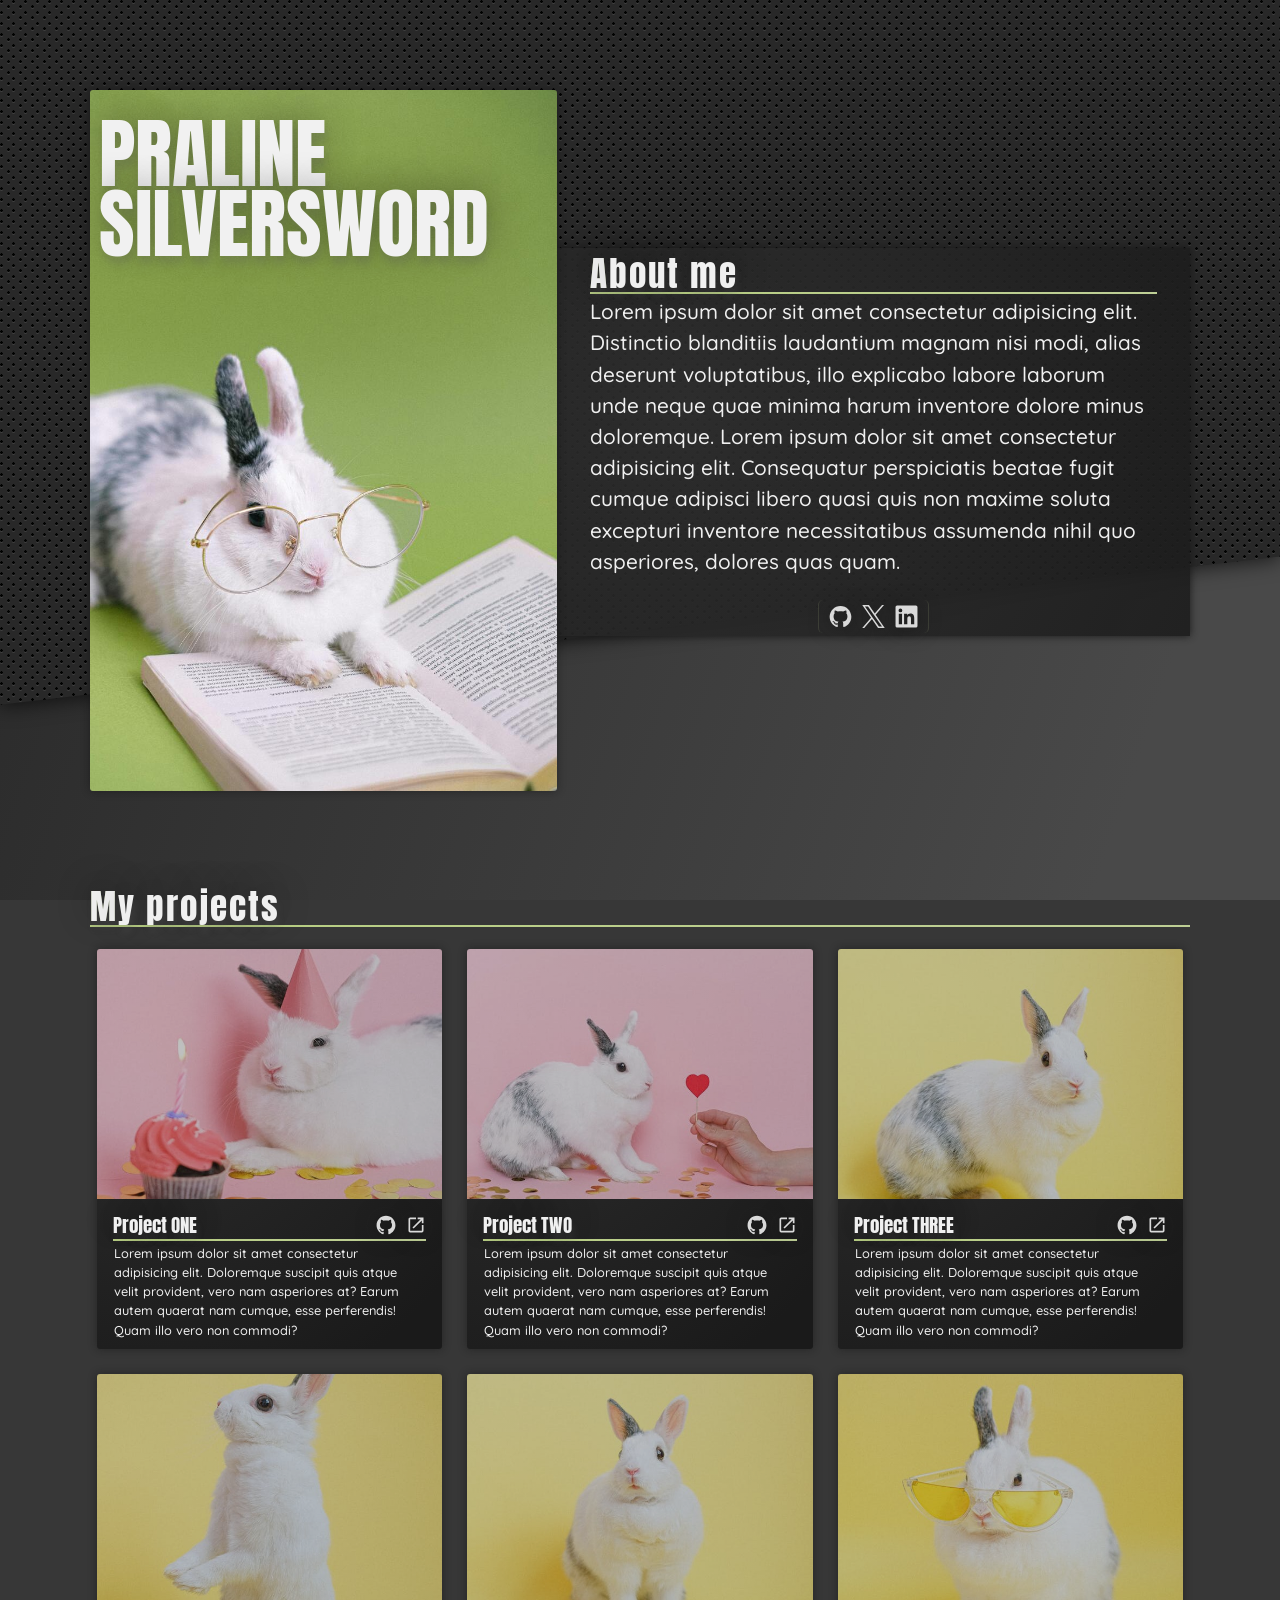
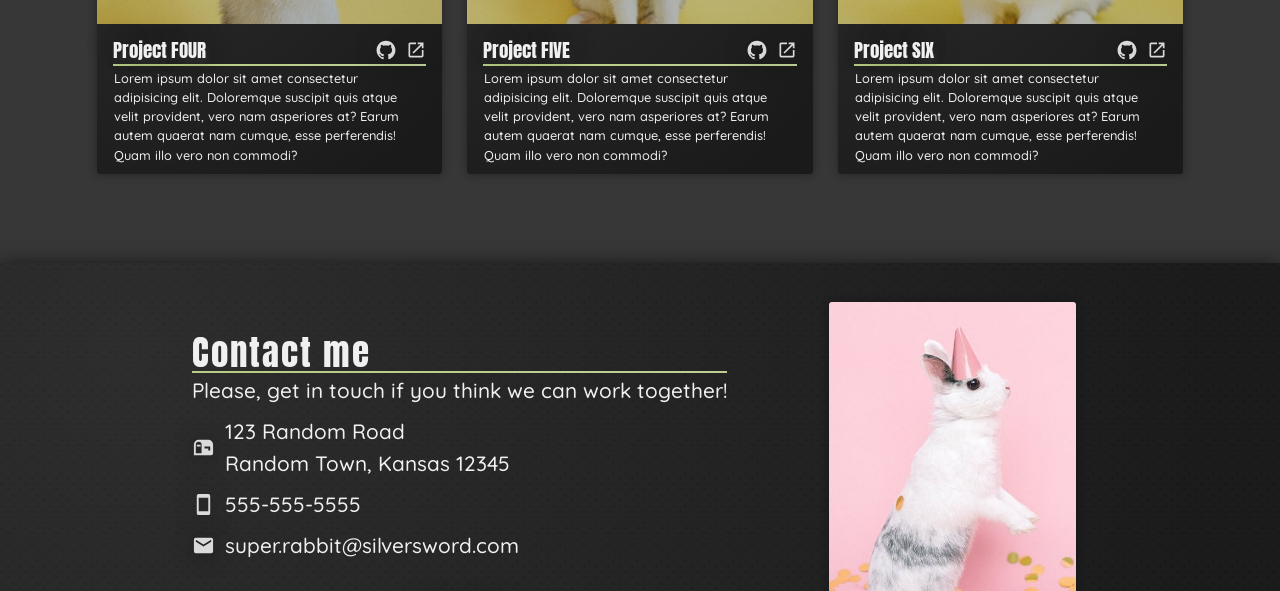
<file: index.html>
<!doctype html>
<html lang="en">
  <head>
    <meta charset="UTF-8" />
    <meta name="viewport" content="width=device-width, initial-scale=1.0" />
    <title>Homepage!</title>
    <style>
      @import url("https://fonts.googleapis.com/css2?family=Anton&family=Quicksand:wght@300..700&display=swap");
    </style>
  <script defer src="main.js"></script></head>
  <body>
    <header>
      <div class="polygon-wrapper">
        <div class="polygon bg-pattern"></div>
      </div>
      <div class="head-container">
        <section class="quicksand-regular">
          <picture>
            <source
              srcset="bbc94607283d41c13890.jpeg"
              media="(min-width: 600px)"
            />
            <img
              class="box-shadow"
              alt="Praline, rabbit reading with glasses"
              src="ea7c67fdb77537589ec2.jpeg"
            />
          </picture>
          <h1 class="name anton-regular text-shadow">Praline Silversword</h1>
          <div class="about-me-container section-bg">
            <h2 class="anton-regular text-shadow">About me</h2>
            <hr />
            <p>
              Lorem ipsum dolor sit amet consectetur adipisicing elit.
              Distinctio blanditiis laudantium magnam nisi modi, alias deserunt
              voluptatibus, illo explicabo labore laborum unde neque quae minima
              harum inventore dolore minus doloremque. Lorem ipsum dolor sit
              amet consectetur adipisicing elit. Consequatur perspiciatis beatae
              fugit cumque adipisci libero quasi quis non maxime soluta
              excepturi inventore necessitatibus assumenda nihil quo asperiores,
              dolores quas quam.
            </p>
            <div class="about-links">
              <div>
                <svg viewBox="0 0 128 128" title="GitHub">
                  <g>
                    <path
                      fill-rule="evenodd"
                      clip-rule="evenodd"
                      d="M64 5.103c-33.347 0-60.388 27.035-60.388 60.388 0 26.682 17.303 49.317 41.297 57.303 3.017.56 4.125-1.31 4.125-2.905 0-1.44-.056-6.197-.082-11.243-16.8 3.653-20.345-7.125-20.345-7.125-2.747-6.98-6.705-8.836-6.705-8.836-5.48-3.748.413-3.67.413-3.67 6.063.425 9.257 6.223 9.257 6.223 5.386 9.23 14.127 6.562 17.573 5.02.542-3.903 2.107-6.568 3.834-8.076-13.413-1.525-27.514-6.704-27.514-29.843 0-6.593 2.36-11.98 6.223-16.21-.628-1.52-2.695-7.662.584-15.98 0 0 5.07-1.623 16.61 6.19C53.7 35 58.867 34.327 64 34.304c5.13.023 10.3.694 15.127 2.033 11.526-7.813 16.59-6.19 16.59-6.19 3.287 8.317 1.22 14.46.593 15.98 3.872 4.23 6.215 9.617 6.215 16.21 0 23.194-14.127 28.3-27.574 29.796 2.167 1.874 4.097 5.55 4.097 11.183 0 8.08-.07 14.583-.07 16.572 0 1.607 1.088 3.49 4.148 2.897 23.98-7.994 41.263-30.622 41.263-57.294C124.388 32.14 97.35 5.104 64 5.104z"
                    ></path>
                    <path
                      d="M26.484 91.806c-.133.3-.605.39-1.035.185-.44-.196-.685-.605-.543-.906.13-.31.603-.395 1.04-.188.44.197.69.61.537.91zm2.446 2.729c-.287.267-.85.143-1.232-.28-.396-.42-.47-.983-.177-1.254.298-.266.844-.14 1.24.28.394.426.472.984.17 1.255zM31.312 98.012c-.37.258-.976.017-1.35-.52-.37-.538-.37-1.183.01-1.44.373-.258.97-.025 1.35.507.368.545.368 1.19-.01 1.452zm3.261 3.361c-.33.365-1.036.267-1.552-.23-.527-.487-.674-1.18-.343-1.544.336-.366 1.045-.264 1.564.23.527.486.686 1.18.333 1.543zm4.5 1.951c-.147.473-.825.688-1.51.486-.683-.207-1.13-.76-.99-1.238.14-.477.823-.7 1.512-.485.683.206 1.13.756.988 1.237zm4.943.361c.017.498-.563.91-1.28.92-.723.017-1.308-.387-1.315-.877 0-.503.568-.91 1.29-.924.717-.013 1.306.387 1.306.88zm4.598-.782c.086.485-.413.984-1.126 1.117-.7.13-1.35-.172-1.44-.653-.086-.498.422-.997 1.122-1.126.714-.123 1.354.17 1.444.663zm0 0"
                    ></path>
                  </g>
                </svg>
                <svg viewBox="0 0 128 128" title="X">
                  <path
                    d="M75.916 54.2 122.542 0h-11.05L71.008 47.06 38.672 0H1.376l48.898 71.164L1.376 128h11.05L55.18 78.303 89.328 128h37.296L75.913 54.2ZM60.782 71.79l-4.955-7.086-39.42-56.386h16.972L65.19 53.824l4.954 7.086 41.353 59.15h-16.97L60.782 71.793Z"
                    style="stroke-width: 0.104373"
                  ></path>
                </svg>
                <svg viewBox="0 0 128 128" title="Linkedin">
                  <path
                    d="M116 3H12a8.91 8.91 0 00-9 8.8v104.42a8.91 8.91 0 009 8.78h104a8.93 8.93 0 009-8.81V11.77A8.93 8.93 0 00116 3zM39.17 107H21.06V48.73h18.11zm-9-66.21a10.5 10.5 0 1110.49-10.5 10.5 10.5 0 01-10.54 10.48zM107 107H88.89V78.65c0-6.75-.12-15.44-9.41-15.44s-10.87 7.36-10.87 15V107H50.53V48.73h17.36v8h.24c2.42-4.58 8.32-9.41 17.13-9.41C103.6 47.28 107 59.35 107 75z"
                  ></path>
                </svg>
              </div>
            </div>
          </div>
        </section>
      </div>
    </header>
    <main>
      <h2 class="anton-regular text-shadow">My projects</h2>
      <hr />
      <div class="projects-container">
        <div class="project-card box-shadow gradient-bg">
          <img src="6b07227698e04d0ef47e.jpeg" alt="" />
          <div class="project-desc quicksand-regular">
            <div class="card-desc-header">
              <h3 class="anton-regular text-shadow">Project ONE</h3>
              <div class="card-links">
                <svg xmlns="http://www.w3.org/2000/svg" viewBox="0 0 128 128">
                  <title>GitHub link</title>
                  <path
                    fill-rule="evenodd"
                    clip-rule="evenodd"
                    d="M64 5.103c-33.347 0-60.388 27.035-60.388 60.388 0 26.682 17.303 49.317 41.297 57.303 3.017.56 4.125-1.31 4.125-2.905 0-1.44-.056-6.197-.082-11.243-16.8 3.653-20.345-7.125-20.345-7.125-2.747-6.98-6.705-8.836-6.705-8.836-5.48-3.748.413-3.67.413-3.67 6.063.425 9.257 6.223 9.257 6.223 5.386 9.23 14.127 6.562 17.573 5.02.542-3.903 2.107-6.568 3.834-8.076-13.413-1.525-27.514-6.704-27.514-29.843 0-6.593 2.36-11.98 6.223-16.21-.628-1.52-2.695-7.662.584-15.98 0 0 5.07-1.623 16.61 6.19C53.7 35 58.867 34.327 64 34.304c5.13.023 10.3.694 15.127 2.033 11.526-7.813 16.59-6.19 16.59-6.19 3.287 8.317 1.22 14.46.593 15.98 3.872 4.23 6.215 9.617 6.215 16.21 0 23.194-14.127 28.3-27.574 29.796 2.167 1.874 4.097 5.55 4.097 11.183 0 8.08-.07 14.583-.07 16.572 0 1.607 1.088 3.49 4.148 2.897 23.98-7.994 41.263-30.622 41.263-57.294C124.388 32.14 97.35 5.104 64 5.104z"
                  />
                  <path
                    d="M26.484 91.806c-.133.3-.605.39-1.035.185-.44-.196-.685-.605-.543-.906.13-.31.603-.395 1.04-.188.44.197.69.61.537.91zm2.446 2.729c-.287.267-.85.143-1.232-.28-.396-.42-.47-.983-.177-1.254.298-.266.844-.14 1.24.28.394.426.472.984.17 1.255zM31.312 98.012c-.37.258-.976.017-1.35-.52-.37-.538-.37-1.183.01-1.44.373-.258.97-.025 1.35.507.368.545.368 1.19-.01 1.452zm3.261 3.361c-.33.365-1.036.267-1.552-.23-.527-.487-.674-1.18-.343-1.544.336-.366 1.045-.264 1.564.23.527.486.686 1.18.333 1.543zm4.5 1.951c-.147.473-.825.688-1.51.486-.683-.207-1.13-.76-.99-1.238.14-.477.823-.7 1.512-.485.683.206 1.13.756.988 1.237zm4.943.361c.017.498-.563.91-1.28.92-.723.017-1.308-.387-1.315-.877 0-.503.568-.91 1.29-.924.717-.013 1.306.387 1.306.88zm4.598-.782c.086.485-.413.984-1.126 1.117-.7.13-1.35-.172-1.44-.653-.086-.498.422-.997 1.122-1.126.714-.123 1.354.17 1.444.663zm0 0"
                  />
                </svg>
                <svg xmlns="http://www.w3.org/2000/svg" viewBox="0 0 24 24">
                  <title>open-in-new</title>
                  <path
                    d="M14,3V5H17.59L7.76,14.83L9.17,16.24L19,6.41V10H21V3M19,19H5V5H12V3H5C3.89,3 3,3.9 3,5V19A2,2 0 0,0 5,21H19A2,2 0 0,0 21,19V12H19V19Z"
                  />
                </svg>
              </div>
            </div>
            <hr />
            <p>
              Lorem ipsum dolor sit amet consectetur adipisicing elit.
              Doloremque suscipit quis atque velit provident, vero nam
              asperiores at? Earum autem quaerat nam cumque, esse perferendis!
              Quam illo vero non commodi?
            </p>
          </div>
        </div>
        <div class="project-card box-shadow gradient-bg">
          <img src="851519d7abc94f0d6676.jpeg" alt="" />
          <div class="project-desc quicksand-regular">
            <div class="card-desc-header">
              <h3 class="anton-regular text-shadow">Project TWO</h3>
              <div class="card-links">
                <svg xmlns="http://www.w3.org/2000/svg" viewBox="0 0 128 128">
                  <title>GitHub link</title>
                  <path
                    fill-rule="evenodd"
                    clip-rule="evenodd"
                    d="M64 5.103c-33.347 0-60.388 27.035-60.388 60.388 0 26.682 17.303 49.317 41.297 57.303 3.017.56 4.125-1.31 4.125-2.905 0-1.44-.056-6.197-.082-11.243-16.8 3.653-20.345-7.125-20.345-7.125-2.747-6.98-6.705-8.836-6.705-8.836-5.48-3.748.413-3.67.413-3.67 6.063.425 9.257 6.223 9.257 6.223 5.386 9.23 14.127 6.562 17.573 5.02.542-3.903 2.107-6.568 3.834-8.076-13.413-1.525-27.514-6.704-27.514-29.843 0-6.593 2.36-11.98 6.223-16.21-.628-1.52-2.695-7.662.584-15.98 0 0 5.07-1.623 16.61 6.19C53.7 35 58.867 34.327 64 34.304c5.13.023 10.3.694 15.127 2.033 11.526-7.813 16.59-6.19 16.59-6.19 3.287 8.317 1.22 14.46.593 15.98 3.872 4.23 6.215 9.617 6.215 16.21 0 23.194-14.127 28.3-27.574 29.796 2.167 1.874 4.097 5.55 4.097 11.183 0 8.08-.07 14.583-.07 16.572 0 1.607 1.088 3.49 4.148 2.897 23.98-7.994 41.263-30.622 41.263-57.294C124.388 32.14 97.35 5.104 64 5.104z"
                  />
                  <path
                    d="M26.484 91.806c-.133.3-.605.39-1.035.185-.44-.196-.685-.605-.543-.906.13-.31.603-.395 1.04-.188.44.197.69.61.537.91zm2.446 2.729c-.287.267-.85.143-1.232-.28-.396-.42-.47-.983-.177-1.254.298-.266.844-.14 1.24.28.394.426.472.984.17 1.255zM31.312 98.012c-.37.258-.976.017-1.35-.52-.37-.538-.37-1.183.01-1.44.373-.258.97-.025 1.35.507.368.545.368 1.19-.01 1.452zm3.261 3.361c-.33.365-1.036.267-1.552-.23-.527-.487-.674-1.18-.343-1.544.336-.366 1.045-.264 1.564.23.527.486.686 1.18.333 1.543zm4.5 1.951c-.147.473-.825.688-1.51.486-.683-.207-1.13-.76-.99-1.238.14-.477.823-.7 1.512-.485.683.206 1.13.756.988 1.237zm4.943.361c.017.498-.563.91-1.28.92-.723.017-1.308-.387-1.315-.877 0-.503.568-.91 1.29-.924.717-.013 1.306.387 1.306.88zm4.598-.782c.086.485-.413.984-1.126 1.117-.7.13-1.35-.172-1.44-.653-.086-.498.422-.997 1.122-1.126.714-.123 1.354.17 1.444.663zm0 0"
                  />
                </svg>
                <svg xmlns="http://www.w3.org/2000/svg" viewBox="0 0 24 24">
                  <title>open-in-new</title>
                  <path
                    d="M14,3V5H17.59L7.76,14.83L9.17,16.24L19,6.41V10H21V3M19,19H5V5H12V3H5C3.89,3 3,3.9 3,5V19A2,2 0 0,0 5,21H19A2,2 0 0,0 21,19V12H19V19Z"
                  />
                </svg>
              </div>
            </div>
            <hr />
            <p>
              Lorem ipsum dolor sit amet consectetur adipisicing elit.
              Doloremque suscipit quis atque velit provident, vero nam
              asperiores at? Earum autem quaerat nam cumque, esse perferendis!
              Quam illo vero non commodi?
            </p>
          </div>
        </div>
        <div class="project-card box-shadow gradient-bg">
          <img src="6bb8b22564d7df775787.jpeg" alt="" />
          <div class="project-desc quicksand-regular">
            <div class="card-desc-header">
              <h3 class="anton-regular text-shadow">Project THREE</h3>
              <div class="card-links">
                <svg xmlns="http://www.w3.org/2000/svg" viewBox="0 0 128 128">
                  <title>GitHub link</title>
                  <path
                    fill-rule="evenodd"
                    clip-rule="evenodd"
                    d="M64 5.103c-33.347 0-60.388 27.035-60.388 60.388 0 26.682 17.303 49.317 41.297 57.303 3.017.56 4.125-1.31 4.125-2.905 0-1.44-.056-6.197-.082-11.243-16.8 3.653-20.345-7.125-20.345-7.125-2.747-6.98-6.705-8.836-6.705-8.836-5.48-3.748.413-3.67.413-3.67 6.063.425 9.257 6.223 9.257 6.223 5.386 9.23 14.127 6.562 17.573 5.02.542-3.903 2.107-6.568 3.834-8.076-13.413-1.525-27.514-6.704-27.514-29.843 0-6.593 2.36-11.98 6.223-16.21-.628-1.52-2.695-7.662.584-15.98 0 0 5.07-1.623 16.61 6.19C53.7 35 58.867 34.327 64 34.304c5.13.023 10.3.694 15.127 2.033 11.526-7.813 16.59-6.19 16.59-6.19 3.287 8.317 1.22 14.46.593 15.98 3.872 4.23 6.215 9.617 6.215 16.21 0 23.194-14.127 28.3-27.574 29.796 2.167 1.874 4.097 5.55 4.097 11.183 0 8.08-.07 14.583-.07 16.572 0 1.607 1.088 3.49 4.148 2.897 23.98-7.994 41.263-30.622 41.263-57.294C124.388 32.14 97.35 5.104 64 5.104z"
                  />
                  <path
                    d="M26.484 91.806c-.133.3-.605.39-1.035.185-.44-.196-.685-.605-.543-.906.13-.31.603-.395 1.04-.188.44.197.69.61.537.91zm2.446 2.729c-.287.267-.85.143-1.232-.28-.396-.42-.47-.983-.177-1.254.298-.266.844-.14 1.24.28.394.426.472.984.17 1.255zM31.312 98.012c-.37.258-.976.017-1.35-.52-.37-.538-.37-1.183.01-1.44.373-.258.97-.025 1.35.507.368.545.368 1.19-.01 1.452zm3.261 3.361c-.33.365-1.036.267-1.552-.23-.527-.487-.674-1.18-.343-1.544.336-.366 1.045-.264 1.564.23.527.486.686 1.18.333 1.543zm4.5 1.951c-.147.473-.825.688-1.51.486-.683-.207-1.13-.76-.99-1.238.14-.477.823-.7 1.512-.485.683.206 1.13.756.988 1.237zm4.943.361c.017.498-.563.91-1.28.92-.723.017-1.308-.387-1.315-.877 0-.503.568-.91 1.29-.924.717-.013 1.306.387 1.306.88zm4.598-.782c.086.485-.413.984-1.126 1.117-.7.13-1.35-.172-1.44-.653-.086-.498.422-.997 1.122-1.126.714-.123 1.354.17 1.444.663zm0 0"
                  />
                </svg>
                <svg xmlns="http://www.w3.org/2000/svg" viewBox="0 0 24 24">
                  <title>open-in-new</title>
                  <path
                    d="M14,3V5H17.59L7.76,14.83L9.17,16.24L19,6.41V10H21V3M19,19H5V5H12V3H5C3.89,3 3,3.9 3,5V19A2,2 0 0,0 5,21H19A2,2 0 0,0 21,19V12H19V19Z"
                  />
                </svg>
              </div>
            </div>
            <hr />
            <p>
              Lorem ipsum dolor sit amet consectetur adipisicing elit.
              Doloremque suscipit quis atque velit provident, vero nam
              asperiores at? Earum autem quaerat nam cumque, esse perferendis!
              Quam illo vero non commodi?
            </p>
          </div>
        </div>
        <div class="project-card box-shadow gradient-bg">
          <img src="39167409a070f66fd3b7.jpeg" alt="" />
          <div class="project-desc quicksand-regular">
            <div class="card-desc-header">
              <h3 class="anton-regular text-shadow">Project FOUR</h3>
              <div class="card-links">
                <svg xmlns="http://www.w3.org/2000/svg" viewBox="0 0 128 128">
                  <title>GitHub link</title>
                  <path
                    fill-rule="evenodd"
                    clip-rule="evenodd"
                    d="M64 5.103c-33.347 0-60.388 27.035-60.388 60.388 0 26.682 17.303 49.317 41.297 57.303 3.017.56 4.125-1.31 4.125-2.905 0-1.44-.056-6.197-.082-11.243-16.8 3.653-20.345-7.125-20.345-7.125-2.747-6.98-6.705-8.836-6.705-8.836-5.48-3.748.413-3.67.413-3.67 6.063.425 9.257 6.223 9.257 6.223 5.386 9.23 14.127 6.562 17.573 5.02.542-3.903 2.107-6.568 3.834-8.076-13.413-1.525-27.514-6.704-27.514-29.843 0-6.593 2.36-11.98 6.223-16.21-.628-1.52-2.695-7.662.584-15.98 0 0 5.07-1.623 16.61 6.19C53.7 35 58.867 34.327 64 34.304c5.13.023 10.3.694 15.127 2.033 11.526-7.813 16.59-6.19 16.59-6.19 3.287 8.317 1.22 14.46.593 15.98 3.872 4.23 6.215 9.617 6.215 16.21 0 23.194-14.127 28.3-27.574 29.796 2.167 1.874 4.097 5.55 4.097 11.183 0 8.08-.07 14.583-.07 16.572 0 1.607 1.088 3.49 4.148 2.897 23.98-7.994 41.263-30.622 41.263-57.294C124.388 32.14 97.35 5.104 64 5.104z"
                  />
                  <path
                    d="M26.484 91.806c-.133.3-.605.39-1.035.185-.44-.196-.685-.605-.543-.906.13-.31.603-.395 1.04-.188.44.197.69.61.537.91zm2.446 2.729c-.287.267-.85.143-1.232-.28-.396-.42-.47-.983-.177-1.254.298-.266.844-.14 1.24.28.394.426.472.984.17 1.255zM31.312 98.012c-.37.258-.976.017-1.35-.52-.37-.538-.37-1.183.01-1.44.373-.258.97-.025 1.35.507.368.545.368 1.19-.01 1.452zm3.261 3.361c-.33.365-1.036.267-1.552-.23-.527-.487-.674-1.18-.343-1.544.336-.366 1.045-.264 1.564.23.527.486.686 1.18.333 1.543zm4.5 1.951c-.147.473-.825.688-1.51.486-.683-.207-1.13-.76-.99-1.238.14-.477.823-.7 1.512-.485.683.206 1.13.756.988 1.237zm4.943.361c.017.498-.563.91-1.28.92-.723.017-1.308-.387-1.315-.877 0-.503.568-.91 1.29-.924.717-.013 1.306.387 1.306.88zm4.598-.782c.086.485-.413.984-1.126 1.117-.7.13-1.35-.172-1.44-.653-.086-.498.422-.997 1.122-1.126.714-.123 1.354.17 1.444.663zm0 0"
                  />
                </svg>
                <svg xmlns="http://www.w3.org/2000/svg" viewBox="0 0 24 24">
                  <title>open-in-new</title>
                  <path
                    d="M14,3V5H17.59L7.76,14.83L9.17,16.24L19,6.41V10H21V3M19,19H5V5H12V3H5C3.89,3 3,3.9 3,5V19A2,2 0 0,0 5,21H19A2,2 0 0,0 21,19V12H19V19Z"
                  />
                </svg>
              </div>
            </div>
            <hr />
            <p>
              Lorem ipsum dolor sit amet consectetur adipisicing elit.
              Doloremque suscipit quis atque velit provident, vero nam
              asperiores at? Earum autem quaerat nam cumque, esse perferendis!
              Quam illo vero non commodi?
            </p>
          </div>
        </div>
        <div class="project-card box-shadow gradient-bg">
          <img src="4d7c0af80a7339baac23.jpeg" alt="" />
          <div class="project-desc quicksand-regular">
            <div class="card-desc-header">
              <h3 class="anton-regular text-shadow">Project FIVE</h3>
              <div class="card-links">
                <svg xmlns="http://www.w3.org/2000/svg" viewBox="0 0 128 128">
                  <title>GitHub link</title>
                  <path
                    fill-rule="evenodd"
                    clip-rule="evenodd"
                    d="M64 5.103c-33.347 0-60.388 27.035-60.388 60.388 0 26.682 17.303 49.317 41.297 57.303 3.017.56 4.125-1.31 4.125-2.905 0-1.44-.056-6.197-.082-11.243-16.8 3.653-20.345-7.125-20.345-7.125-2.747-6.98-6.705-8.836-6.705-8.836-5.48-3.748.413-3.67.413-3.67 6.063.425 9.257 6.223 9.257 6.223 5.386 9.23 14.127 6.562 17.573 5.02.542-3.903 2.107-6.568 3.834-8.076-13.413-1.525-27.514-6.704-27.514-29.843 0-6.593 2.36-11.98 6.223-16.21-.628-1.52-2.695-7.662.584-15.98 0 0 5.07-1.623 16.61 6.19C53.7 35 58.867 34.327 64 34.304c5.13.023 10.3.694 15.127 2.033 11.526-7.813 16.59-6.19 16.59-6.19 3.287 8.317 1.22 14.46.593 15.98 3.872 4.23 6.215 9.617 6.215 16.21 0 23.194-14.127 28.3-27.574 29.796 2.167 1.874 4.097 5.55 4.097 11.183 0 8.08-.07 14.583-.07 16.572 0 1.607 1.088 3.49 4.148 2.897 23.98-7.994 41.263-30.622 41.263-57.294C124.388 32.14 97.35 5.104 64 5.104z"
                  />
                  <path
                    d="M26.484 91.806c-.133.3-.605.39-1.035.185-.44-.196-.685-.605-.543-.906.13-.31.603-.395 1.04-.188.44.197.69.61.537.91zm2.446 2.729c-.287.267-.85.143-1.232-.28-.396-.42-.47-.983-.177-1.254.298-.266.844-.14 1.24.28.394.426.472.984.17 1.255zM31.312 98.012c-.37.258-.976.017-1.35-.52-.37-.538-.37-1.183.01-1.44.373-.258.97-.025 1.35.507.368.545.368 1.19-.01 1.452zm3.261 3.361c-.33.365-1.036.267-1.552-.23-.527-.487-.674-1.18-.343-1.544.336-.366 1.045-.264 1.564.23.527.486.686 1.18.333 1.543zm4.5 1.951c-.147.473-.825.688-1.51.486-.683-.207-1.13-.76-.99-1.238.14-.477.823-.7 1.512-.485.683.206 1.13.756.988 1.237zm4.943.361c.017.498-.563.91-1.28.92-.723.017-1.308-.387-1.315-.877 0-.503.568-.91 1.29-.924.717-.013 1.306.387 1.306.88zm4.598-.782c.086.485-.413.984-1.126 1.117-.7.13-1.35-.172-1.44-.653-.086-.498.422-.997 1.122-1.126.714-.123 1.354.17 1.444.663zm0 0"
                  />
                </svg>
                <svg xmlns="http://www.w3.org/2000/svg" viewBox="0 0 24 24">
                  <title>open-in-new</title>
                  <path
                    d="M14,3V5H17.59L7.76,14.83L9.17,16.24L19,6.41V10H21V3M19,19H5V5H12V3H5C3.89,3 3,3.9 3,5V19A2,2 0 0,0 5,21H19A2,2 0 0,0 21,19V12H19V19Z"
                  />
                </svg>
              </div>
            </div>
            <hr />
            <p>
              Lorem ipsum dolor sit amet consectetur adipisicing elit.
              Doloremque suscipit quis atque velit provident, vero nam
              asperiores at? Earum autem quaerat nam cumque, esse perferendis!
              Quam illo vero non commodi?
            </p>
          </div>
        </div>
        <div class="project-card box-shadow gradient-bg">
          <img src="4e5069da6d9711a992f5.jpeg" alt="" />
          <div class="project-desc quicksand-regular">
            <div class="card-desc-header">
              <h3 class="anton-regular text-shadow">Project SIX</h3>
              <div class="card-links">
                <svg xmlns="http://www.w3.org/2000/svg" viewBox="0 0 128 128">
                  <title>GitHub link</title>
                  <path
                    fill-rule="evenodd"
                    clip-rule="evenodd"
                    d="M64 5.103c-33.347 0-60.388 27.035-60.388 60.388 0 26.682 17.303 49.317 41.297 57.303 3.017.56 4.125-1.31 4.125-2.905 0-1.44-.056-6.197-.082-11.243-16.8 3.653-20.345-7.125-20.345-7.125-2.747-6.98-6.705-8.836-6.705-8.836-5.48-3.748.413-3.67.413-3.67 6.063.425 9.257 6.223 9.257 6.223 5.386 9.23 14.127 6.562 17.573 5.02.542-3.903 2.107-6.568 3.834-8.076-13.413-1.525-27.514-6.704-27.514-29.843 0-6.593 2.36-11.98 6.223-16.21-.628-1.52-2.695-7.662.584-15.98 0 0 5.07-1.623 16.61 6.19C53.7 35 58.867 34.327 64 34.304c5.13.023 10.3.694 15.127 2.033 11.526-7.813 16.59-6.19 16.59-6.19 3.287 8.317 1.22 14.46.593 15.98 3.872 4.23 6.215 9.617 6.215 16.21 0 23.194-14.127 28.3-27.574 29.796 2.167 1.874 4.097 5.55 4.097 11.183 0 8.08-.07 14.583-.07 16.572 0 1.607 1.088 3.49 4.148 2.897 23.98-7.994 41.263-30.622 41.263-57.294C124.388 32.14 97.35 5.104 64 5.104z"
                  />
                  <path
                    d="M26.484 91.806c-.133.3-.605.39-1.035.185-.44-.196-.685-.605-.543-.906.13-.31.603-.395 1.04-.188.44.197.69.61.537.91zm2.446 2.729c-.287.267-.85.143-1.232-.28-.396-.42-.47-.983-.177-1.254.298-.266.844-.14 1.24.28.394.426.472.984.17 1.255zM31.312 98.012c-.37.258-.976.017-1.35-.52-.37-.538-.37-1.183.01-1.44.373-.258.97-.025 1.35.507.368.545.368 1.19-.01 1.452zm3.261 3.361c-.33.365-1.036.267-1.552-.23-.527-.487-.674-1.18-.343-1.544.336-.366 1.045-.264 1.564.23.527.486.686 1.18.333 1.543zm4.5 1.951c-.147.473-.825.688-1.51.486-.683-.207-1.13-.76-.99-1.238.14-.477.823-.7 1.512-.485.683.206 1.13.756.988 1.237zm4.943.361c.017.498-.563.91-1.28.92-.723.017-1.308-.387-1.315-.877 0-.503.568-.91 1.29-.924.717-.013 1.306.387 1.306.88zm4.598-.782c.086.485-.413.984-1.126 1.117-.7.13-1.35-.172-1.44-.653-.086-.498.422-.997 1.122-1.126.714-.123 1.354.17 1.444.663zm0 0"
                  />
                </svg>
                <svg xmlns="http://www.w3.org/2000/svg" viewBox="0 0 24 24">
                  <title>open-in-new</title>
                  <path
                    d="M14,3V5H17.59L7.76,14.83L9.17,16.24L19,6.41V10H21V3M19,19H5V5H12V3H5C3.89,3 3,3.9 3,5V19A2,2 0 0,0 5,21H19A2,2 0 0,0 21,19V12H19V19Z"
                  />
                </svg>
              </div>
            </div>
            <hr />
            <p>
              Lorem ipsum dolor sit amet consectetur adipisicing elit.
              Doloremque suscipit quis atque velit provident, vero nam
              asperiores at? Earum autem quaerat nam cumque, esse perferendis!
              Quam illo vero non commodi?
            </p>
          </div>
        </div>
      </div>
    </main>
    <footer class="bg-pattern">
      <div class="footer-container quicksand-regular">
        <h2 class="anton-regular">Contact me</h2>
        <hr />
        <p>Please, get in touch if you think we can work together!</p>
        <div class="adress">
          <svg xmlns="http://www.w3.org/2000/svg" viewBox="0 0 24 24">
            <title>mailbox</title>
            <path
              d="M17,4H7A5,5 0 0,0 2,9V20H20A2,2 0 0,0 22,18V9A5,5 0 0,0 17,4M10,18H4V9A3,3 0 0,1 7,6A3,3 0 0,1 10,9V18M19,15H17V13H13V11H19V15M9,11H5V9H9V11Z"
            />
          </svg>
          <p>
            123 Random Road <br />
            Random Town, Kansas 12345
          </p>
        </div>
        <div class="tel">
          <svg xmlns="http://www.w3.org/2000/svg" viewBox="0 0 24 24">
            <title>cellphone</title>
            <path
              d="M17,19H7V5H17M17,1H7C5.89,1 5,1.89 5,3V21A2,2 0 0,0 7,23H17A2,2 0 0,0 19,21V3C19,1.89 18.1,1 17,1Z"
            />
          </svg>
          <p>555-555-5555</p>
        </div>
        <div class="mail">
          <svg xmlns="http://www.w3.org/2000/svg" viewBox="0 0 24 24">
            <title>email</title>
            <path
              d="M20,8L12,13L4,8V6L12,11L20,6M20,4H4C2.89,4 2,4.89 2,6V18A2,2 0 0,0 4,20H20A2,2 0 0,0 22,18V6C22,4.89 21.1,4 20,4Z"
            />
          </svg>
          <p>super.rabbit@silversword.com</p>
        </div>
        <div class="about-links" style="margin-bottom: 0">
          <div>
            <svg viewBox="0 0 128 128" title="GitHub">
              <g>
                <path
                  fill-rule="evenodd"
                  clip-rule="evenodd"
                  d="M64 5.103c-33.347 0-60.388 27.035-60.388 60.388 0 26.682 17.303 49.317 41.297 57.303 3.017.56 4.125-1.31 4.125-2.905 0-1.44-.056-6.197-.082-11.243-16.8 3.653-20.345-7.125-20.345-7.125-2.747-6.98-6.705-8.836-6.705-8.836-5.48-3.748.413-3.67.413-3.67 6.063.425 9.257 6.223 9.257 6.223 5.386 9.23 14.127 6.562 17.573 5.02.542-3.903 2.107-6.568 3.834-8.076-13.413-1.525-27.514-6.704-27.514-29.843 0-6.593 2.36-11.98 6.223-16.21-.628-1.52-2.695-7.662.584-15.98 0 0 5.07-1.623 16.61 6.19C53.7 35 58.867 34.327 64 34.304c5.13.023 10.3.694 15.127 2.033 11.526-7.813 16.59-6.19 16.59-6.19 3.287 8.317 1.22 14.46.593 15.98 3.872 4.23 6.215 9.617 6.215 16.21 0 23.194-14.127 28.3-27.574 29.796 2.167 1.874 4.097 5.55 4.097 11.183 0 8.08-.07 14.583-.07 16.572 0 1.607 1.088 3.49 4.148 2.897 23.98-7.994 41.263-30.622 41.263-57.294C124.388 32.14 97.35 5.104 64 5.104z"
                ></path>
                <path
                  d="M26.484 91.806c-.133.3-.605.39-1.035.185-.44-.196-.685-.605-.543-.906.13-.31.603-.395 1.04-.188.44.197.69.61.537.91zm2.446 2.729c-.287.267-.85.143-1.232-.28-.396-.42-.47-.983-.177-1.254.298-.266.844-.14 1.24.28.394.426.472.984.17 1.255zM31.312 98.012c-.37.258-.976.017-1.35-.52-.37-.538-.37-1.183.01-1.44.373-.258.97-.025 1.35.507.368.545.368 1.19-.01 1.452zm3.261 3.361c-.33.365-1.036.267-1.552-.23-.527-.487-.674-1.18-.343-1.544.336-.366 1.045-.264 1.564.23.527.486.686 1.18.333 1.543zm4.5 1.951c-.147.473-.825.688-1.51.486-.683-.207-1.13-.76-.99-1.238.14-.477.823-.7 1.512-.485.683.206 1.13.756.988 1.237zm4.943.361c.017.498-.563.91-1.28.92-.723.017-1.308-.387-1.315-.877 0-.503.568-.91 1.29-.924.717-.013 1.306.387 1.306.88zm4.598-.782c.086.485-.413.984-1.126 1.117-.7.13-1.35-.172-1.44-.653-.086-.498.422-.997 1.122-1.126.714-.123 1.354.17 1.444.663zm0 0"
                ></path>
              </g>
            </svg>
            <svg viewBox="0 0 128 128" title="X">
              <path
                d="M75.916 54.2 122.542 0h-11.05L71.008 47.06 38.672 0H1.376l48.898 71.164L1.376 128h11.05L55.18 78.303 89.328 128h37.296L75.913 54.2ZM60.782 71.79l-4.955-7.086-39.42-56.386h16.972L65.19 53.824l4.954 7.086 41.353 59.15h-16.97L60.782 71.793Z"
                style="stroke-width: 0.104373"
              ></path>
            </svg>
            <svg viewBox="0 0 128 128" title="Linkedin">
              <path
                d="M116 3H12a8.91 8.91 0 00-9 8.8v104.42a8.91 8.91 0 009 8.78h104a8.93 8.93 0 009-8.81V11.77A8.93 8.93 0 00116 3zM39.17 107H21.06V48.73h18.11zm-9-66.21a10.5 10.5 0 1110.49-10.5 10.5 10.5 0 01-10.54 10.48zM107 107H88.89V78.65c0-6.75-.12-15.44-9.41-15.44s-10.87 7.36-10.87 15V107H50.53V48.73h17.36v8h.24c2.42-4.58 8.32-9.41 17.13-9.41C103.6 47.28 107 59.35 107 75z"
              ></path>
            </svg>
          </div>
        </div>
      </div>
      <hr class="box-shadow border" />
      <picture>
        <source
          srcset="fe34f8ae81ccf709d1a4.jpeg"
          media="(min-width: 1025px)"
        />
        <img
          src="3945df796fc7600e60d7.jpeg"
          alt="Praline, rabbit standing"
          class="box-shadow"
        />
      </picture>
    </footer>
  </body>
</html>
</file>
